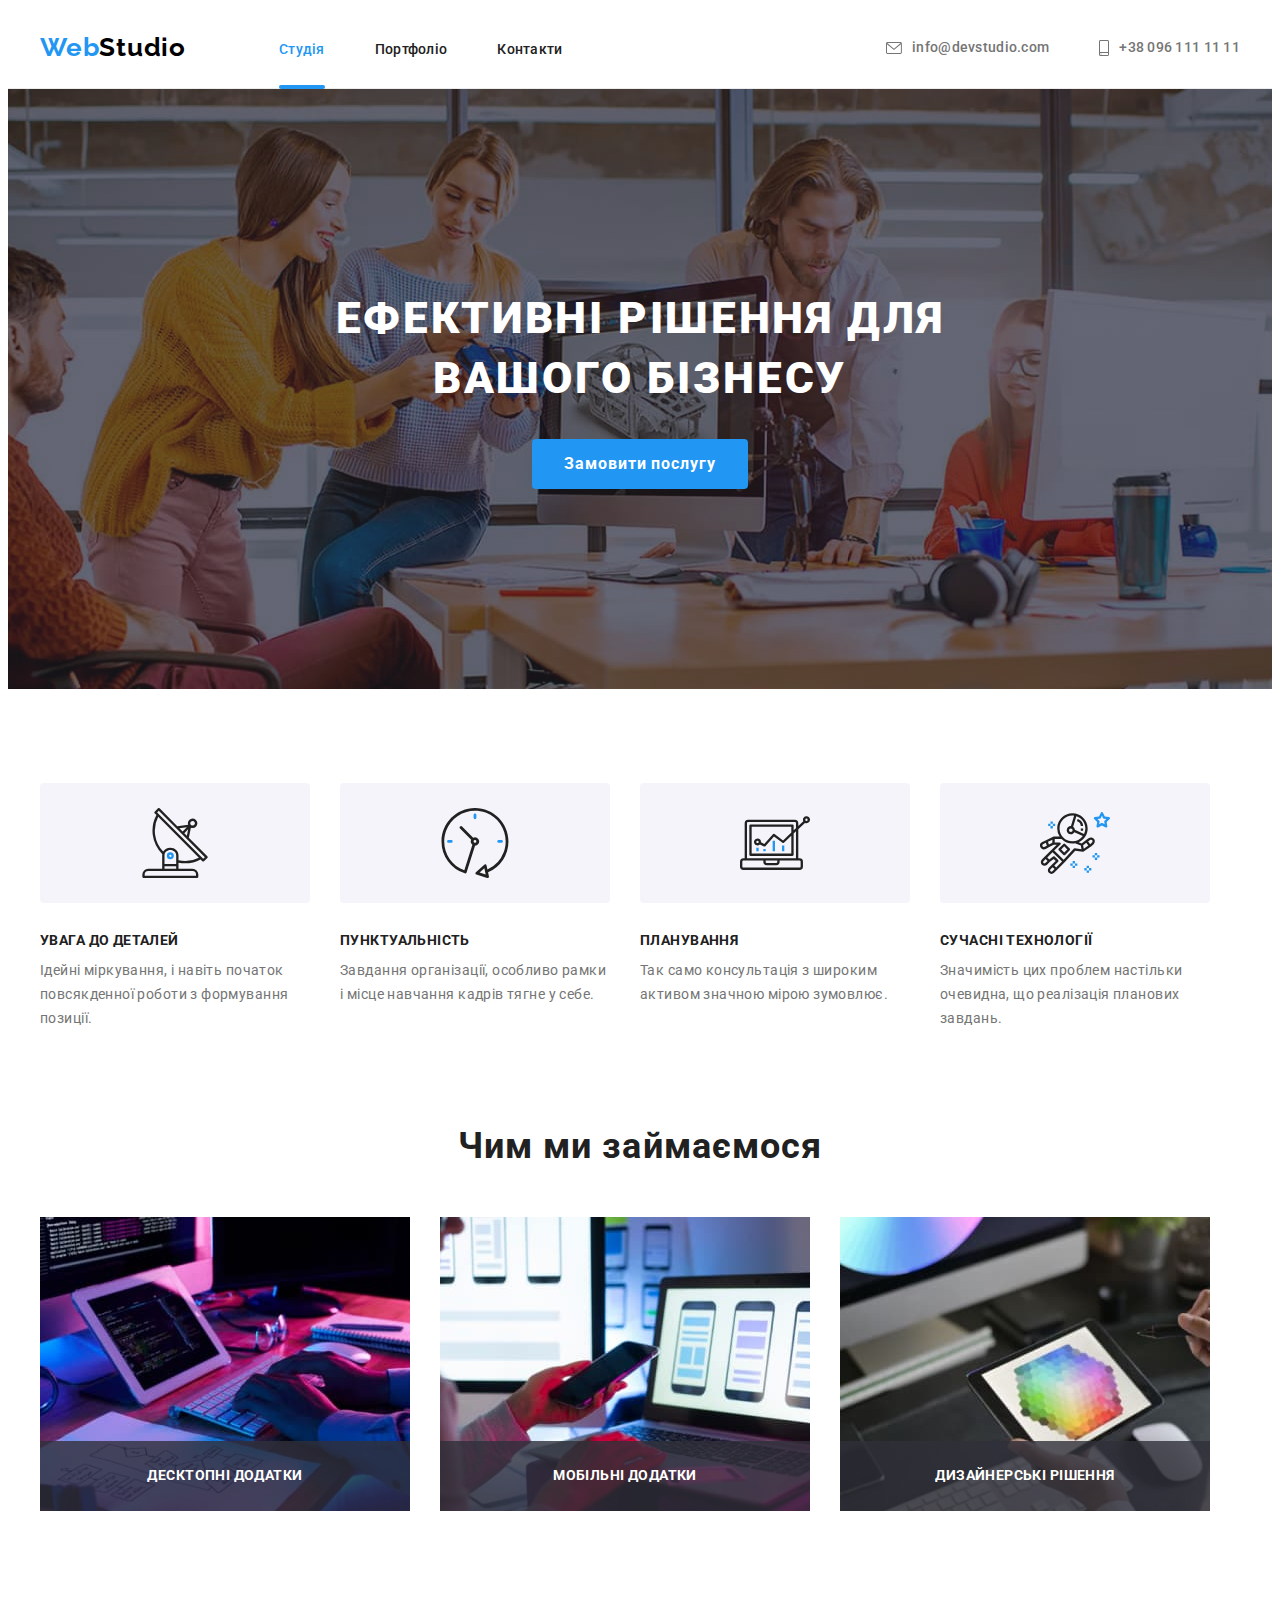
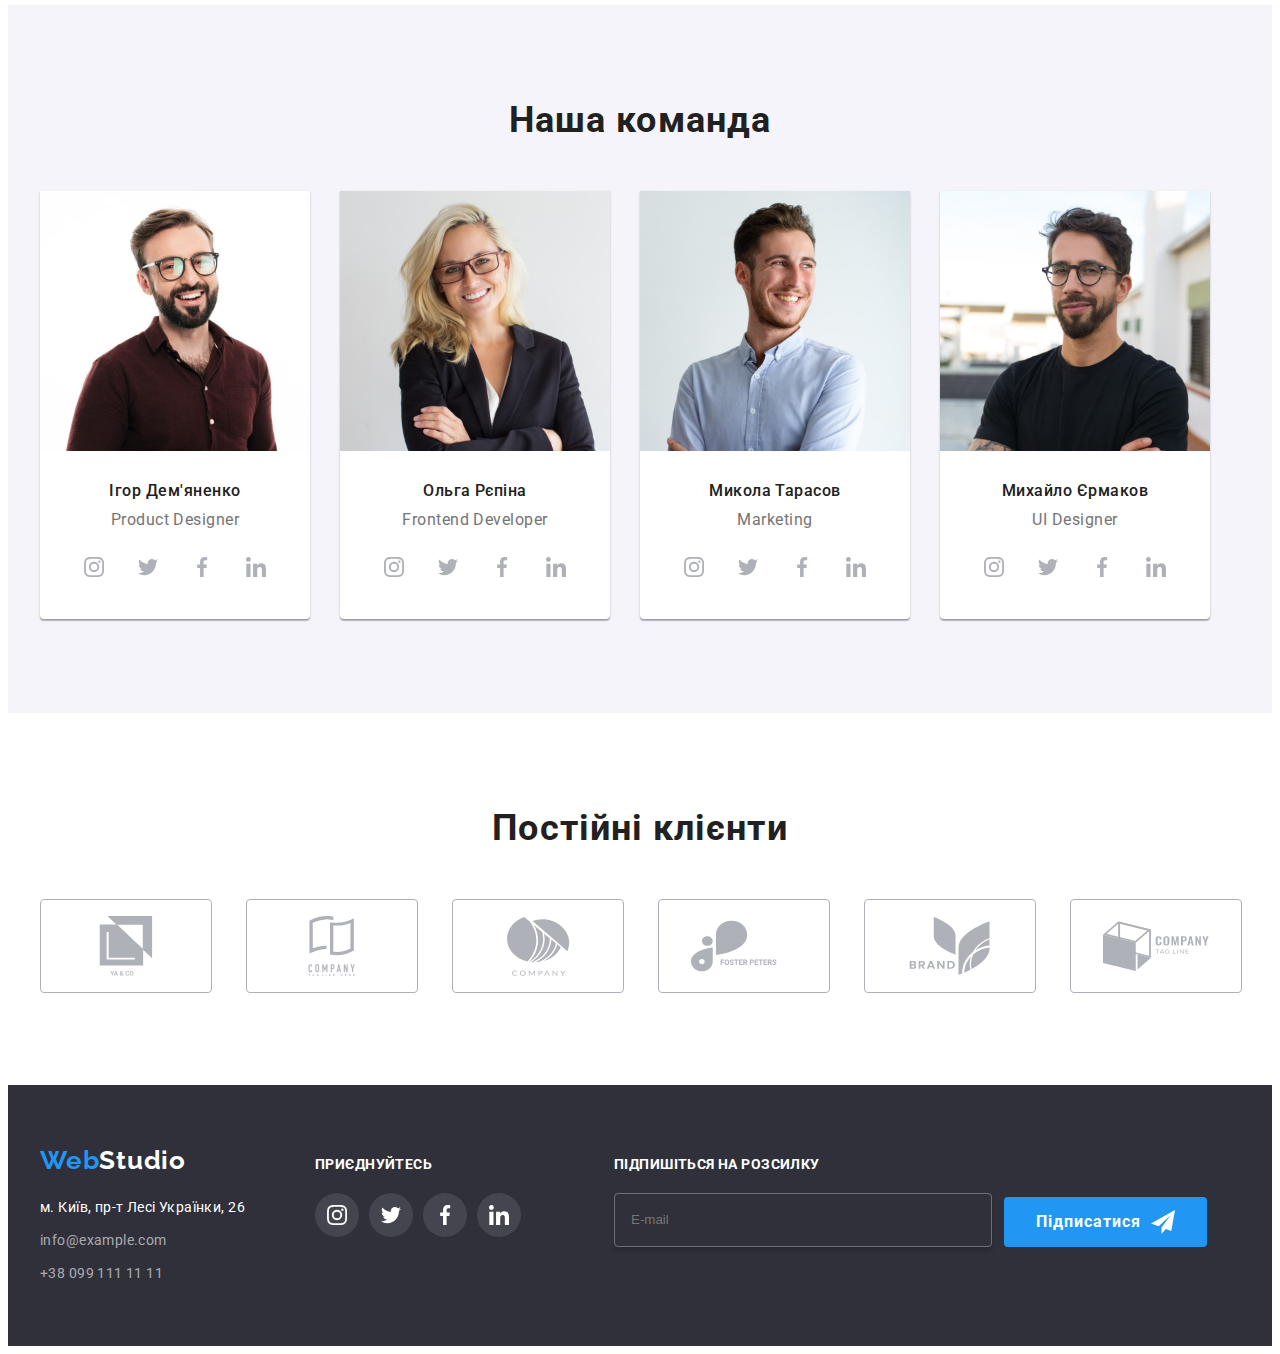
<file: index.html>
<!DOCTYPE html>
<html lang="uk">
  <head>
    <meta charset="UTF-8" />
    <meta http-equiv="X-UA-Compatible" content="IE=edge" />
    <meta name="viewport" content="width=device-width, initial-scale=1.0" />
    <title>Студія</title>
    <link rel="preconnect" href="https://fonts.googleapis.com" />
    <link rel="preconnect" href="https://fonts.gstatic.com" crossorigin />
    <link
      href="https://fonts.googleapis.com/css2?family=Raleway:wght@700&family=Roboto:wght@400;500;700;900&display=swap"
      rel="stylesheet"
    />
    <link
      rel="stylesheet"
      href="https://cdnjs.cloudflare.com/ajax/libs/modern-normalize/1.1.0/modern-normalize.min.css"
      integrity="sha512-wpPYUAdjBVSE4KJnH1VR1HeZfpl1ub8YT/NKx4PuQ5NmX2tKuGu6U/JRp5y+Y8XG2tV+wKQpNHVUX03MfMFn9Q=="
      crossorigin="anonymous"
      referrerpolicy="no-referrer"
    />
    <link rel="stylesheet" href="./css/main.min.css" />
  </head>
  <body>
    <!--Шапка сторінки-->
    <header class="page-header">
      <div class="container page-header__container">
        <nav class="navigation">
          <a class="link logo" href="" lang="en">Web<span class="logo__accent">Studio</span></a>
          <ul class="navigation__list">
            <li class="navigation__item">
              <a
                class="link navigation__link navigation__link--current"
                href="./index.html"
                target="_self"
                rel="noreferrer noopener"
                >Студія</a
              >
            </li>
            <li class="navigation__item">
              <a
                class="link navigation__link"
                href="./portfolio.html"
                target="_self"
                rel="noreferrer noopener"
                >Портфоліо</a
              >
            </li>
            <li class="navigation__item"><a class="link navigation__link" href="">Контакти</a></li>
          </ul>
        </nav>
        <ul class="contacts">
          <li class="contacts__item">
            <a class="link contacts__link" href="mailto:info@devstudio.com">
              <svg class="contacts__icon" width="16" height="12">
                <use href="./images/icons.svg#icon-envelope"></use>
              </svg>
              info@devstudio.com
            </a>
          </li>
          <li class="contacts__item">
            <a class="link contacts__link" href="tel:+380961111111">
              <svg class="contacts__icon" width="10" height="16">
                <use href="./images/icons.svg#icon-smartphone"></use>
              </svg>
              +38 096 111 11 11
            </a>
          </li>
        </ul>
      </div>
    </header>
    <!--Унікальний контент сторінки-->
    <main>
      <section class="hero">
        <div class="container">
          <h1 class="hero__title">
            Ефективні рішення для <br />
            вашого бізнесу
          </h1>
          <button class="button" type="button" data-modal-open>Замовити послугу</button>
        </div>
      </section>
      <section class="section">
        <div class="container">
          <h2 class="visually-hidden">Наші принципи</h2>
          <ul class="principle">
            <li class="principle__item">
              <div class="principle__icon-box">
                <svg width="70" height="70">
                  <use href="./images/icons.svg#icon-antenna"></use>
                </svg>
              </div>
              <h3 class="principle__title">Увага до деталей</h3>
              <p class="principle__text">
                Ідейні міркування, і навіть початок повсякденної роботи з формування позиції.
              </p>
            </li>
            <li class="principle__item">
              <div class="principle__icon-box">
                <svg width="70" height="70">
                  <use href="./images/icons.svg#icon-clock"></use>
                </svg>
              </div>
              <h3 class="principle__title">Пунктуальність</h3>
              <p class="principle__text">
                Завдання організації, особливо рамки і місце навчання кадрів тягне у себе.
              </p>
            </li>
            <li class="principle__item">
              <div class="principle__icon-box">
                <svg width="70" height="70">
                  <use href="./images/icons.svg#icon-diagram"></use>
                </svg>
              </div>
              <h3 class="principle__title">Планування</h3>
              <p class="principle__text">
                Так само консультація з широким активом значною мірою зумовлює.
              </p>
            </li>
            <li class="principle__item">
              <div class="principle__icon-box">
                <svg width="70" height="70">
                  <use href="./images/icons.svg#icon-astronaut"></use>
                </svg>
              </div>
              <h3 class="principle__title">Сучасні технології</h3>
              <p class="principle__text">
                Значимість цих проблем настільки очевидна, що реалізація планових завдань.
              </p>
            </li>
          </ul>
        </div>
      </section>
      <section class="section section--nopadding-top">
        <div class="container">
          <h2 class="section__title">Чим ми займаємося</h2>
          <ul class="works">
            <li class="works__item">
              <div class="works__container">
                <img
                  class="works__image"
                  src="./images/img-1.jpg"
                  alt="Комп'ютер"
                  width="370"
                  height="294"
                />
                <p class="works__text">Десктопні додатки</p>
              </div>
            </li>
            <li class="works__item">
              <div class="works__container">
                <img
                  class="works__image"
                  src="./images/img-2.jpg"
                  alt="Смартфон"
                  width="370"
                  height="294"
                />
                <p class="works__text">Мобільні додатки</p>
              </div>
            </li>
            <li class="works__item">
              <div class="works__container">
                <img
                  class="works__image"
                  src="./images/img-3.jpg"
                  alt="Планшет"
                  width="370"
                  height="294"
                />
                <p class="works__text">Дизайнерські рішення</p>
              </div>
            </li>
          </ul>
        </div>
      </section>
      <section class="section section--user-background">
        <div class="container">
          <h2 class="section__title">Наша команда</h2>
          <ul class="team">
            <li class="team__item">
              <img
                class="team__image"
                src="./images/img-4.jpg"
                alt="Фото Ігора"
                width="270"
                height="260"
              />
              <div class="team__container">
                <h3 class="team__title">Ігор Дем'яненко</h3>
                <p class="team__text" lang="en">Product Designer</p>
                <ul class="social-network">
                  <li class="social-network__item">
                    <a class="social-network__link" href="/">
                      <svg width="20" height="20">
                        <use href="./images/icons.svg#icon-instagram"></use>
                      </svg>
                    </a>
                  </li>
                  <li class="social-network__item">
                    <a class="social-network__link" href="/">
                      <svg width="20" height="20">
                        <use href="./images/icons.svg#icon-twitter"></use>
                      </svg>
                    </a>
                  </li>
                  <li class="social-network__item">
                    <a class="social-network__link" href="/">
                      <svg width="20" height="20">
                        <use href="./images/icons.svg#icon-facebook"></use>
                      </svg>
                    </a>
                  </li>
                  <li class="social-network__item">
                    <a class="social-network__link" href="/">
                      <svg width="20" height="20">
                        <use href="./images/icons.svg#icon-linkedin"></use>
                      </svg>
                    </a>
                  </li>
                </ul>
              </div>
            </li>
            <li class="team__item">
              <img
                class="team__image"
                src="./images/img-5.jpg"
                alt="Фото Ольги"
                width="270"
                height="260"
              />
              <div class="team__container">
                <h3 class="team__title">Ольга Рєпіна</h3>
                <p class="team__text" lang="en">Frontend Developer</p>
                <ul class="social-network">
                  <li class="social-network__item">
                    <a class="social-network__link" href="/">
                      <svg width="20" height="20">
                        <use href="./images/icons.svg#icon-instagram"></use>
                      </svg>
                    </a>
                  </li>
                  <li class="social-network__item">
                    <a class="social-network__link" href="/">
                      <svg width="20" height="20">
                        <use href="./images/icons.svg#icon-twitter"></use>
                      </svg>
                    </a>
                  </li>
                  <li class="social-network__item">
                    <a class="social-network__link" href="/">
                      <svg width="20" height="20">
                        <use href="./images/icons.svg#icon-facebook"></use>
                      </svg>
                    </a>
                  </li>
                  <li class="social-network__item">
                    <a class="social-network__link" href="/">
                      <svg width="20" height="20">
                        <use href="./images/icons.svg#icon-linkedin"></use>
                      </svg>
                    </a>
                  </li>
                </ul>
              </div>
            </li>
            <li class="team__item">
              <img
                class="team__image"
                src="./images/img-6.jpg"
                alt="Фото Миколи"
                width="270"
                height="260"
              />
              <div class="team__container">
                <h3 class="team__title">Микола Тарасов</h3>
                <p class="team__text" lang="en">Marketing</p>
                <ul class="social-network">
                  <li class="social-network__item">
                    <a class="social-network__link" href="/">
                      <svg width="20" height="20">
                        <use href="./images/icons.svg#icon-instagram"></use>
                      </svg>
                    </a>
                  </li>
                  <li class="social-network__item">
                    <a class="social-network__link" href="/">
                      <svg width="20" height="20">
                        <use href="./images/icons.svg#icon-twitter"></use>
                      </svg>
                    </a>
                  </li>
                  <li class="social-network__item">
                    <a class="social-network__link" href="/">
                      <svg width="20" height="20">
                        <use href="./images/icons.svg#icon-facebook"></use>
                      </svg>
                    </a>
                  </li>
                  <li class="social-network__item">
                    <a class="social-network__link" href="/">
                      <svg width="20" height="20">
                        <use href="./images/icons.svg#icon-linkedin"></use>
                      </svg>
                    </a>
                  </li>
                </ul>
              </div>
            </li>
            <li class="team__item">
              <img
                class="team__image"
                src="./images/img-7.jpg"
                alt="Фото Михайла"
                width="270"
                height="260"
              />
              <div class="team__container">
                <h3 class="team__title">Михайло Єрмаков</h3>
                <p class="team__text" lang="en">UI Designer</p>
                <ul class="social-network">
                  <li class="social-network__item">
                    <a class="social-network__link" href="/">
                      <svg width="20" height="20">
                        <use href="./images/icons.svg#icon-instagram"></use>
                      </svg>
                    </a>
                  </li>
                  <li class="social-network__item">
                    <a class="social-network__link" href="/">
                      <svg width="20" height="20">
                        <use href="./images/icons.svg#icon-twitter"></use>
                      </svg>
                    </a>
                  </li>
                  <li class="social-network__item">
                    <a class="social-network__link" href="/">
                      <svg width="20" height="20">
                        <use href="./images/icons.svg#icon-facebook"></use>
                      </svg>
                    </a>
                  </li>
                  <li class="social-network__item">
                    <a class="social-network__link" href="/">
                      <svg width="20" height="20">
                        <use href="./images/icons.svg#icon-linkedin"></use>
                      </svg>
                    </a>
                  </li>
                </ul>
              </div>
            </li>
          </ul>
        </div>
      </section>
      <section class="section">
        <div class="container">
          <h2 class="section__title">Постійні клієнти</h2>
          <ul class="clients">
            <li class="clients__item">
              <a class="clients__link" href="">
                <svg class="clients__icon" width="106" height="60">
                  <use href="./images/icons.svg#icon-company-1"></use>
                </svg>
              </a>
            </li>
            <li class="clients__item">
              <a class="clients__link" href="">
                <svg class="clients__icon" width="106" height="60">
                  <use href="./images/icons.svg#icon-company-2"></use>
                </svg>
              </a>
            </li>
            <li class="clients__item">
              <a class="clients__link" href="">
                <svg class="clients__icon" width="106" height="60">
                  <use href="./images/icons.svg#icon-company-3"></use>
                </svg>
              </a>
            </li>
            <li class="clients__item">
              <a class="clients__link" href="">
                <svg class="clients__icon" width="106" height="60">
                  <use href="./images/icons.svg#icon-company-4"></use>
                </svg>
              </a>
            </li>
            <li class="clients__item">
              <a class="clients__link" href="">
                <svg class="clients__icon" width="106" height="60">
                  <use href="./images/icons.svg#icon-company-5"></use>
                </svg>
              </a>
            </li>
            <li class="clients__item">
              <a class="clients__link" href="">
                <svg class="clients__icon" width="106" height="60">
                  <use href="./images/icons.svg#icon-company-6"></use>
                </svg>
              </a>
            </li>
          </ul>
        </div>
      </section>
    </main>
    <!--Підвал сторінки-->
    <footer class="page-footer">
      <div class="container page-footer__container">
        <div>
          <a class="link logo logo__footer" href="" lang="en"
            >Web<span class="logo__inverce">Studio</span></a
          >
          <address class="address">
            <ul class="address__list">
              <li class="address__item">
                <a
                  class="link address__map"
                  href="https://goo.gl/maps/VhvaKsg6vNZzqWM96"
                  target="_blank"
                  rel="noreferrer noopener"
                >
                  м. Київ, пр-т Лесі Українки, 26
                </a>
              </li>
              <li class="address__item">
                <a class="link address__link" href="mailto:info@example.com"
                  >info@example.com</a
                >
              </li>
              <li class="address__item">
                <a class="link address__link" href="tel:+380991111111">+38 099 111 11 11</a>
              </li>
            </ul>
          </address>
        </div>
        <div class="join">
          <p class="join__text">Приєднуйтесь</p>
          <ul class="social-network">
            <li class="social-network__item">
              <a class="social-network__link social-network__link--colorChange" href="/">
                <svg class="join__icon" width="20" height="20">
                  <use href="./images/icons.svg#icon-instagram"></use>
                </svg>
              </a>
            </li>
            <li class="social-network__item">
              <a class="social-network__link social-network__link--colorChange" href="/">
                <svg class="join__icon" width="20" height="20">
                  <use href="./images/icons.svg#icon-twitter"></use>
                </svg>
              </a>
            </li>
            <li class="social-network__item">
              <a class="social-network__link social-network__link--colorChange" href="/">
                <svg class="join__icon" width="20" height="20">
                  <use href="./images/icons.svg#icon-facebook"></use>
                </svg>
              </a>
            </li>
            <li class="social-network__item">
              <a class="social-network__link social-network__link--colorChange" href="/">
                <svg class="join__icon" width="20" height="20">
                  <use href="./images/icons.svg#icon-linkedin"></use>
                </svg>
              </a>
            </li>
          </ul>
        </div>
        <form class="subscribe">
          <label class="subscribe__field">
            <span class="subscribe__title">Підпишіться на розсилку</span>
            <input type="email" class="subscribe__input" name="email" placeholder="E-mail" />
          </label>
          <button type="submit" class="button">
            Підписатися
            <svg class="subscribe__icon" width="24" height="24">
              <use href="./images/icons.svg#icon-send"></use>
            </svg>
          </button>
        </form>
      </div>
    </footer>
    <div class="backdrop is-hidden" data-modal>
      <form class="modal">
        <p class="modal__title">Залиште свої дані, ми вам передзвонимо</p>
        <label class="modal__field">
          <span class="modal__lable">Ім'я</span>
          <input type="text" class="modal__input" name="name" placeholder=" " />
          <svg class="modal__icon" width="18" height="18">
            <use href="./images/icons.svg#icon-person"></use>
          </svg>
        </label>
        <label class="modal__field">
          <span class="modal__lable">Телефон</span>
          <input type="tel" class="modal__input" name="phone" placeholder=" " />
          <svg class="modal__icon" width="18" height="18">
            <use href="./images/icons.svg#icon-phone"></use>
          </svg>
        </label>
        <label class="modal__field">
          <span class="modal__lable">Пошта</span>
          <input type="email" class="modal__input" name="email" placeholder=" " />
          <svg class="modal__icon" width="18" height="18">
            <use href="./images/icons.svg#icon-email"></use>
          </svg>
        </label>
        <label class="modal__textarea-field">
          <textarea class="modal__textarea" name="comment" placeholder="Введіть текст"></textarea>
          <span class="modal__textarea-title">Коментар</span>
        </label>
        <div class="modal__checkbox">
          <input
            type="checkbox"
            name="accept"
            value="accept"
            id="checkbox"
            class="modal__checkbox-input visually-hidden"
          />
          <label for="checkbox" class="modal__checkbox-lable">
            <span class="modal__checkbox-icon">
              <svg class="modal__icon-check" width="16" height="15">
                <use href="./images/icons.svg#icon-check"></use>
              </svg>
            </span>
            Погоджуюся з розсилкою та приймаю &thinsp;
            <a href="/">Умови договору</a>
          </label>
        </div>
        <button class="button" type="submit">Відправити</button>
        <button class="button-close" type="button" data-modal-close>
          <svg width="11" height="11">
            <use href="./images/icons.svg#icon-close"></use>
          </svg>
        </button>
      </form>
    </div>
    <script src="./js/modal.js"></script>
  </body>
</html>
</file>
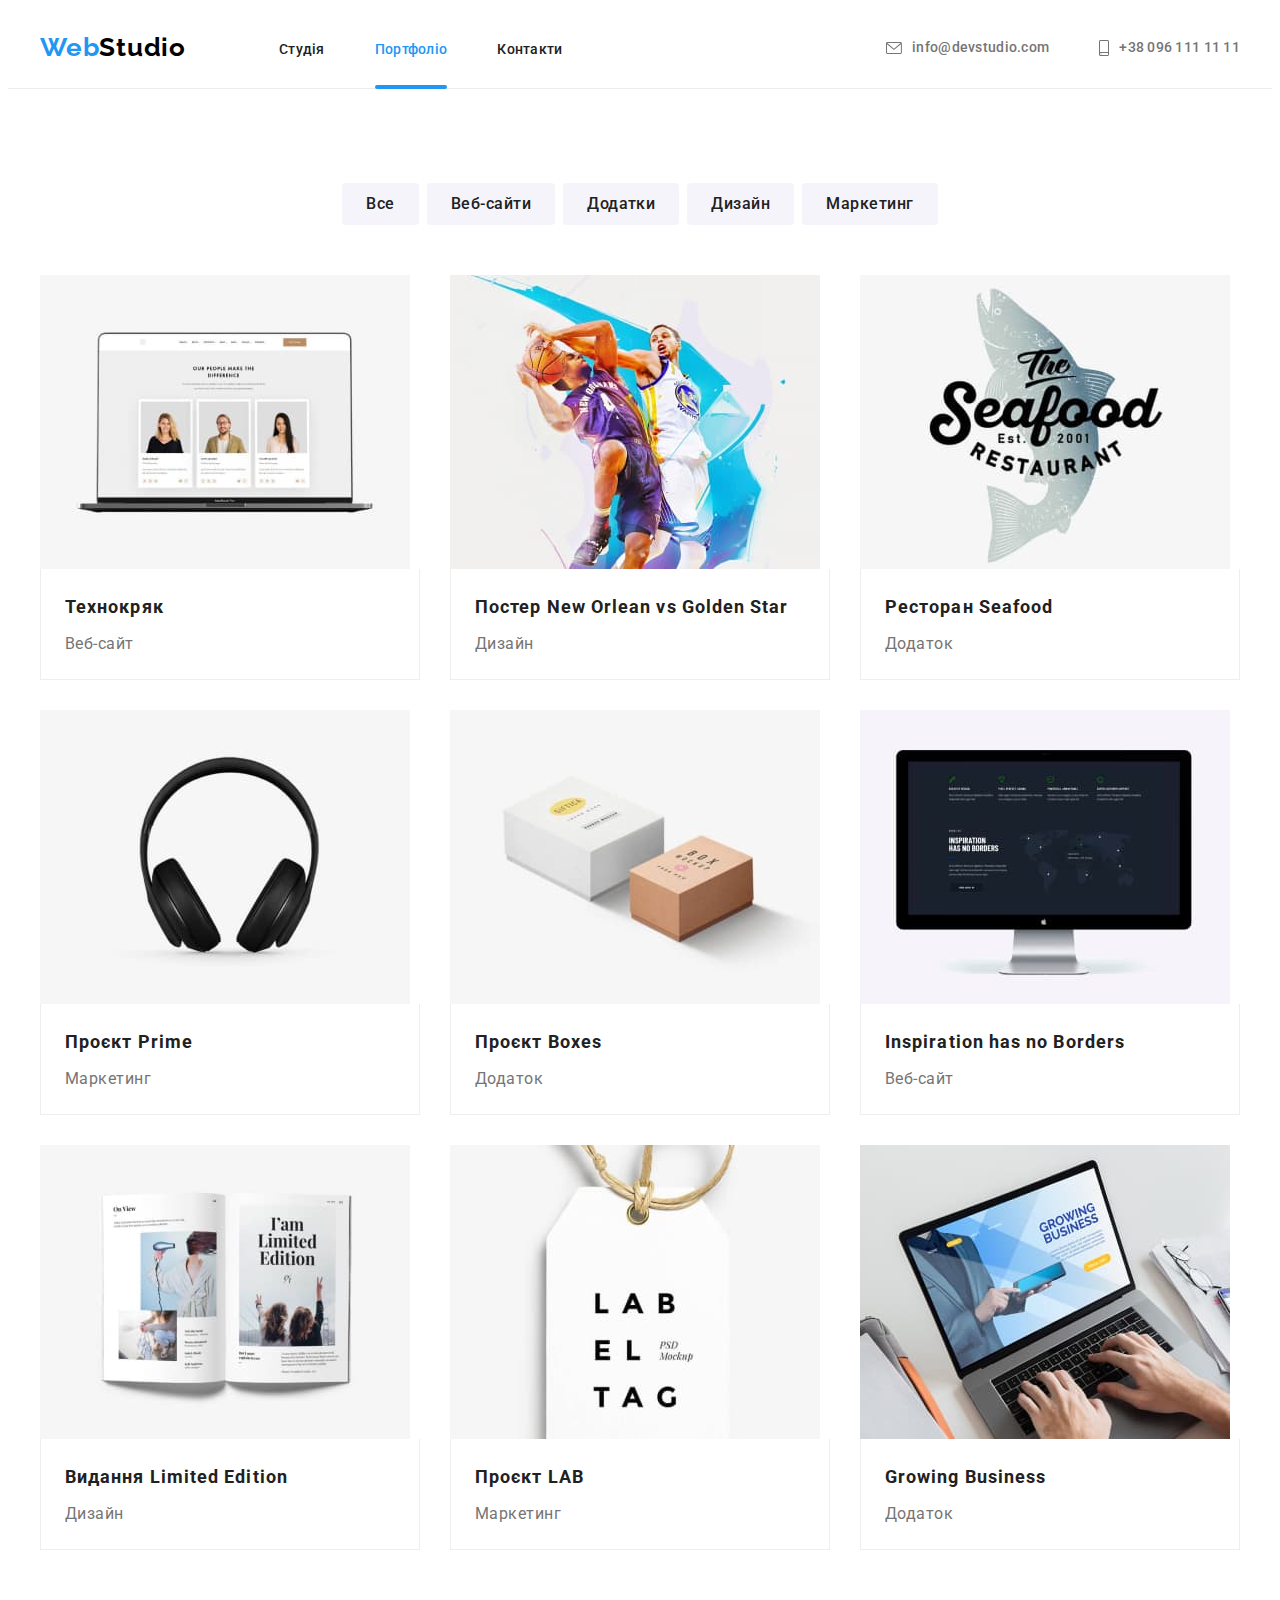
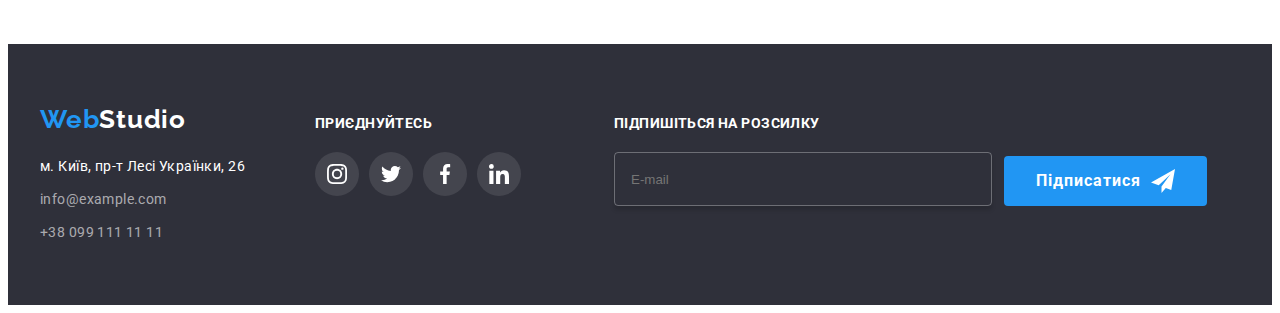
<file: portfolio.html>
<!DOCTYPE html>
<html lang="uk">
  <head>
    <meta charset="UTF-8" />
    <meta http-equiv="X-UA-Compatible" content="IE=edge" />
    <meta name="viewport" content="width=device-width, initial-scale=1.0" />
    <title>Портфоліо</title>
    <link rel="preconnect" href="https://fonts.googleapis.com" />
    <link rel="preconnect" href="https://fonts.gstatic.com" crossorigin />
    <link
      href="https://fonts.googleapis.com/css2?family=Raleway:wght@700&family=Roboto:wght@400;500;700;900&display=swap"
      rel="stylesheet"
    />
    <link
      rel="stylesheet"
      href="https://cdnjs.cloudflare.com/ajax/libs/modern-normalize/1.1.0/modern-normalize.min.css"
      integrity="sha512-wpPYUAdjBVSE4KJnH1VR1HeZfpl1ub8YT/NKx4PuQ5NmX2tKuGu6U/JRp5y+Y8XG2tV+wKQpNHVUX03MfMFn9Q=="
      crossorigin="anonymous"
      referrerpolicy="no-referrer"
    />
    <link rel="stylesheet" href="./css/main.min.css" />
  </head>
  <body>
    <!--Шапка сторінки-->
    <header class="page-header">
      <div class="container page-header__container">
        <nav class="navigation">
          <a class="link logo" href="" lang="en">Web<span class="logo__accent">Studio</span></a>
          <ul class="navigation__list">
            <li class="navigation__item">
              <a class="link navigation__link" href="./index.html" target="_self" rel="noreferrer noopener"
                >Студія</a
              >
            </li>
            <li class="navigation__item">
              <a
                class="link navigation__link navigation__link--current"
                href="./portfolio.html"
                target="_self"
                rel="noreferrer noopener"
                >Портфоліо</a
              >
            </li>
            <li class="navigation__item"><a class="link navigation__link" href="">Контакти</a></li>
          </ul>
        </nav>
        <ul class="contacts">
          <li class="contacts__item">
            <a class="link contacts__link" href="mailto:info@devstudio.com">
              <svg class="contacts__icon" width="16" height="12">
                <use href="./images/icons.svg#icon-envelope"></use>
              </svg>
              info@devstudio.com
            </a>
          </li>
          <li class="contacts__item">
            <a class="link contacts__link" href="tel:+380961111111">
              <svg class="contacts__icon" width="10" height="16">
                <use href="./images/icons.svg#icon-smartphone"></use>
              </svg>
              +38 096 111 11 11
            </a>
          </li>
        </ul>
      </div>
    </header>
    <!--Унікальний контент сторінки-->
    <main>
      <section class="section">
        <div class="container">
          <h1 class="visually-hidden">Портфоліо</h1>
          <ul class="filter">
            <li class="filter__item">
              <button class="filter__button" type="button">Все</button>
            </li>
            <li class="filter__item">
              <button class="filter__button" type="button">Веб-сайти</button>
            </li>
            <li class="filter__item">
              <button class="filter__button" type="button">Додатки</button>
            </li>
            <li class="filter__item">
              <button class="filter__button" type="button">Дизайн</button>
            </li>
            <li class="filter__item">
              <button class="filter__button" type="button">Маркетинг</button>
            </li>
          </ul>
          <ul class="portfolio">
            <li class="portfolio__item">
              <a class="link portfolio__link" href="">
                <div class="portfolio__overlay-container">
                  <img
                    src="./images/portfolio-img-1.jpg"
                    alt="Фото веб-сайта"
                    width="370"
                    height="294"
                  />
                  <div class="portfolio__overlay">
                    <p class="portfolio__overlay-text">
                      Ресурс пропонує комплексні пропозиції з різним рівнем функціоналу та сервісів.
                      Все це дозволить відвідувачу отримати вичерпні відомості про компанію чи
                      приватну особу.
                    </p>
                  </div>
                </div>
                <div class="portfolio__container">
                  <h2 class="portfolio__title">Технокряк</h2>
                  <p class="portfolio__text">Веб-сайт</p>
                </div>
              </a>
            </li>
            <li class="portfolio__item">
              <a class="link portfolio__link" href="">
                <div class="portfolio__overlay-container">
                  <img
                    src="./images/portfolio-img-2.jpg"
                    alt="Фото постера"
                    width="370"
                    height="294"
                  />
                  <div class="portfolio__overlay">
                    <p class="portfolio__overlay-text">
                      Ресурс пропонує комплексні пропозиції з різним рівнем функціоналу та сервісів.
                      Все це дозволить відвідувачу отримати вичерпні відомості про компанію чи
                      приватну особу.
                    </p>
                  </div>
                </div>
                <div class="portfolio__container">
                  <h2 class="portfolio__title">
                    Постер <span lang="en">New Orlean vs Golden Star</span>
                  </h2>
                  <p class="portfolio__text">Дизайн</p>
                </div>
              </a>
            </li>
            <li class="portfolio__item">
              <a class="link portfolio__link" href="">
                <div class="portfolio__overlay-container">
                  <img
                    src="./images/portfolio-img-3.jpg"
                    alt="Емблема додатку ресторану"
                    width="370"
                    height="294"
                  />
                  <div class="portfolio__overlay">
                    <p class="portfolio__overlay-text">
                      Ресурс пропонує комплексні пропозиції з різним рівнем функціоналу та сервісів.
                      Все це дозволить відвідувачу отримати вичерпні відомості про компанію чи
                      приватну особу.
                    </p>
                  </div>
                </div>
                <div class="portfolio__container">
                  <h2 class="portfolio__title">Ресторан <span lang="en">Seafood</span></h2>
                  <p class="portfolio__text">Додаток</p>
                </div>
              </a>
            </li>
            <li class="portfolio__item">
              <a class="link portfolio__link" href="">
                <div class="portfolio__overlay-container">
                  <img
                    src="./images/portfolio-img-4.jpg"
                    alt="Навушники"
                    width="370"
                    height="294"
                  />
                  <div class="portfolio__overlay">
                    <p class="portfolio__overlay-text">
                      Ресурс пропонує комплексні пропозиції з різним рівнем функціоналу та сервісів.
                      Все це дозволить відвідувачу отримати вичерпні відомості про компанію чи
                      приватну особу.
                    </p>
                  </div>
                </div>
                <div class="portfolio__container">
                  <h2 class="portfolio__title">Проєкт <span lang="en">Prime</span></h2>
                  <p class="portfolio__text">Маркетинг</p>
                </div>
              </a>
            </li>
            <li class="portfolio__item">
              <a class="link portfolio__link" href="">
                <div class="portfolio__overlay-container">
                  <img
                    src="./images/portfolio-img-5.jpg"
                    alt="Емблема додатку проєкта"
                    width="370"
                    height="294"
                  />
                  <div class="portfolio__overlay">
                    <p class="portfolio__overlay-text">
                      Ресурс пропонує комплексні пропозиції з різним рівнем функціоналу та сервісів.
                      Все це дозволить відвідувачу отримати вичерпні відомості про компанію чи
                      приватну особу.
                    </p>
                  </div>
                </div>
                <div class="portfolio__container">
                  <h2 class="portfolio__title">Проєкт <span lang="en">Boxes</span></h2>
                  <p class="portfolio__text">Додаток</p>
                </div>
              </a>
            </li>
            <li class="portfolio__item">
              <a class="link portfolio__link" href="">
                <div class="portfolio__overlay-container">
                  <img
                    src="./images/portfolio-img-6.jpg"
                    alt="Знімок веб-сайта"
                    width="370"
                    height="294"
                  />
                  <div class="portfolio__overlay">
                    <p class="portfolio__overlay-text">
                      Ресурс пропонує комплексні пропозиції з різним рівнем функціоналу та сервісів.
                      Все це дозволить відвідувачу отримати вичерпні відомості про компанію чи
                      приватну особу.
                    </p>
                  </div>
                </div>
                <div class="portfolio__container">
                  <h2 class="portfolio__title" lang="en">Inspiration has no Borders</h2>
                  <p class="portfolio__text">Веб-сайт</p>
                </div>
              </a>
            </li>
            <li class="portfolio__item">
              <a class="link portfolio__link" href="">
                <div class="portfolio__overlay-container">
                  <img
                    src="./images/portfolio-img-7.jpg"
                    alt="Сторінка видання"
                    width="370"
                    height="294"
                  />
                  <div class="portfolio__overlay">
                    <p class="portfolio__overlay-text">
                      Ресурс пропонує комплексні пропозиції з різним рівнем функціоналу та сервісів.
                      Все це дозволить відвідувачу отримати вичерпні відомості про компанію чи
                      приватну особу.
                    </p>
                  </div>
                </div>
                <div class="portfolio__container">
                  <h2 class="portfolio__title">Видання <span lang="en">Limited Edition</span></h2>
                  <p class="portfolio__text">Дизайн</p>
                </div>
              </a>
            </li>
            <li class="portfolio__item">
              <a class="link portfolio__link" href="">
                <div class="portfolio__overlay-container">
                  <img
                    src="./images/portfolio-img-8.jpg"
                    alt="Емблема проєкта"
                    width="370"
                    height="294"
                  />
                  <div class="portfolio__overlay">
                    <p class="portfolio__overlay-text">
                      Ресурс пропонує комплексні пропозиції з різним рівнем функціоналу та сервісів.
                      Все це дозволить відвідувачу отримати вичерпні відомості про компанію чи
                      приватну особу.
                    </p>
                  </div>
                </div>
                <div class="portfolio__container">
                  <h2 class="portfolio__title">Проєкт <span lang="en">LAB</span></h2>
                  <p class="portfolio__text">Маркетинг</p>
                </div>
              </a>
            </li>
            <li class="portfolio__item">
              <a class="link portfolio__link" href="">
                <div class="portfolio__overlay-container">
                  <img
                    src="./images/portfolio-img-9.jpg"
                    alt="Фото додатку на комп'ютері"
                    width="370"
                    height="294"
                  />
                  <div class="portfolio__overlay">
                    <p class="portfolio__overlay-text">
                      Ресурс пропонує комплексні пропозиції з різним рівнем функціоналу та сервісів.
                      Все це дозволить відвідувачу отримати вичерпні відомості про компанію чи
                      приватну особу.
                    </p>
                  </div>
                </div>
                <div class="portfolio__container">
                  <h2 class="portfolio__title" lang="en">Growing Business</h2>
                  <p class="portfolio__text">Додаток</p>
                </div>
              </a>
            </li>
          </ul>
        </div>
      </section>
    </main>
    <!--Підвал сторінки-->
    <footer class="page-footer">
      <div class="container page-footer__container">
        <div>
          <a class="link logo logo__footer" href="" lang="en"
            >Web<span class="logo__inverce">Studio</span></a
          >
          <address class="address">
            <ul class="address__list">
              <li class="address__item">
                <a
                  class="link address__map"
                  href="https://goo.gl/maps/VhvaKsg6vNZzqWM96"
                  target="_blank"
                  rel="noreferrer noopener"
                >
                  м. Київ, пр-т Лесі Українки, 26
                </a>
              </li>
              <li class="address__item">
                <a class="link address__link" href="mailto:info@example.com"
                  >info@example.com</a
                >
              </li>
              <li class="address__item">
                <a class="link address__link" href="tel:+380991111111">+38 099 111 11 11</a>
              </li>
            </ul>
          </address>
        </div>
        <div class="join">
          <p class="join__text">Приєднуйтесь</p>
          <ul class="social-network">
            <li class="social-network__item">
              <a class="social-network__link social-network__link--colorChange" href="/">
                <svg class="join__icon" width="20" height="20">
                  <use href="./images/icons.svg#icon-instagram"></use>
                </svg>
              </a>
            </li>
            <li class="social-network__item">
              <a class="social-network__link social-network__link--colorChange" href="/">
                <svg class="join__icon" width="20" height="20">
                  <use href="./images/icons.svg#icon-twitter"></use>
                </svg>
              </a>
            </li>
            <li class="social-network__item">
              <a class="social-network__link social-network__link--colorChange" href="/">
                <svg class="join__icon" width="20" height="20">
                  <use href="./images/icons.svg#icon-facebook"></use>
                </svg>
              </a>
            </li>
            <li class="social-network__item">
              <a class="social-network__link social-network__link--colorChange" href="/">
                <svg class="join__icon" width="20" height="20">
                  <use href="./images/icons.svg#icon-linkedin"></use>
                </svg>
              </a>
            </li>
          </ul>
        </div>
        <form class="subscribe">
          <label class="subscribe__field">
            <span class="subscribe__title">Підпишіться на розсилку</span>
            <input type="email" class="subscribe__input" name="email" placeholder="E-mail" />
          </label>
          <button type="submit" class="button">
            Підписатися
            <svg class="subscribe__icon" width="24" height="24">
              <use href="./images/icons.svg#icon-send"></use>
            </svg>
          </button>
        </form>
      </div>
    </footer>
  </body>
</html>
</file>
<file: css/main.min.css>
:root{--accent-color: #2196F3;--primary-color: #212121;--secondary-color: #757575;--tertiary-color: #FFFFFF;--primary-font: "Roboto", sans-serif;--secondary-font: "Raleway", sans-serif}body{font-family:var(--primary-font);color:var(--primary-color)}h1,h2,h3,p{margin:0}ul{margin:0;padding:0;list-style:none}img{display:block;max-width:100%;height:auto}.visually-hidden{position:absolute;white-space:nowrap;width:1px;height:1px;overflow:hidden;border:0;padding:0;clip:rect(0 0 0 0);clip-path:inset(50%);margin:-1px}.container{width:1200px;margin:0 auto;padding:0 15px}.section{padding-top:94px;padding-bottom:94px}.section__title{margin-bottom:50px;font-weight:700;font-size:36px;line-height:1.17;text-align:center;letter-spacing:.03em;color:var(--primary-color)}.section--nopadding-top{padding-top:0}.section--user-background{background-color:#f5f4fa}.link{text-decoration:none}.link:hover,.link:focus{color:var(--accent-color)}.button{display:inline-flex;align-items:center;justify-content:center;min-width:200px;padding:10px 32px;border:rgba(0,0,0,0);border-radius:4px;cursor:pointer;font-family:inherit;font-weight:700;font-size:16px;line-height:1.88;letter-spacing:.06em;text-align:center;color:var(--tertiary-color);background-color:var(--accent-color);transition:background-color 250ms cubic-bezier(0.4, 0, 0.2, 1)}.button:hover,.button:focus{color:var(--tertiary-color);background-color:var(--accent-color)}.button-close{display:flex;justify-content:center;align-items:center;position:absolute;padding:0;top:8px;right:8px;width:30px;height:30px;background-color:rgba(0,0,0,0);border:1px solid rgba(0,0,0,.1);border-radius:50%;cursor:pointer;transition:fill 250ms cubic-bezier(0.4, 0, 0.2, 1)}.button-close:hover,.button-close:focus{fill:var(--accent-color)}.logo{margin-right:93px;padding-top:24px;padding-bottom:25px;font-family:var(--secondary-font);font-weight:700;font-size:26px;line-height:1.19;letter-spacing:.03em;color:var(--accent-color)}.logo__accent{color:#000}.logo__footer{margin-right:0;padding:0}.logo__inverce{color:var(--tertiary-color)}.navigation{display:flex;align-items:center}.navigation__list{display:flex;align-items:center}.navigation__item:not(:last-child){margin-right:50px}.navigation__link{position:relative;padding-top:32px;padding-bottom:32px;font-weight:500;font-size:14px;line-height:1.14;letter-spacing:.02em;color:var(--primary-color);transition:color 250ms cubic-bezier(0.4, 0, 0.2, 1)}.navigation__link:hover,.navigation__link:focus{color:var(--accent-color)}.navigation__link::after{content:"";display:block;position:absolute;width:100%;height:4px;left:0;bottom:0;background-color:var(--accent-color);border-radius:2px;transform:scale(0);transition:transform 250ms cubic-bezier(0.4, 0, 0.2, 1)}.navigation__link:hover::after,.navigation__link:focus::after{transform:scale(1)}.navigation__link--current{color:var(--accent-color)}.navigation__link--current::after{transform:scale(1)}.contacts{display:flex;align-items:center;padding-top:32px;padding-bottom:32px}.contacts__item:not(:last-child){margin-right:50px;margin-left:auto}.contacts__link{display:flex;align-items:center;font-weight:500;font-size:14px;line-height:1.14;letter-spacing:.02em;color:var(--secondary-color);transition:color 250ms cubic-bezier(0.4, 0, 0.2, 1)}.contacts__link:hover,.contacts__link:focus{color:var(--accent-color)}.contacts__icon{margin-right:10px;fill:currentColor}.page-header{border-bottom:1px solid #ececec}.page-header__container{display:flex;align-items:center;justify-content:space-between}.hero{max-width:1600px;padding:200px 0;margin-left:auto;margin-right:auto;text-align:center;background-image:linear-gradient(rgba(47, 48, 58, 0.4), rgba(47, 48, 58, 0.4)),url("../images/hero-img.jpg");background-repeat:no-repeat;background-size:cover;background-position:center;background-color:#c4c4c4}.hero__title{width:696px;margin-left:auto;margin-right:auto;margin-bottom:30px;font-weight:900;font-size:44px;line-height:1.36;letter-spacing:.06em;text-transform:uppercase;text-align:center;color:var(--tertiary-color)}.filter{display:flex;justify-content:center;margin-bottom:50px}.filter__item:not(:last-child){margin-right:8px}.filter__button{display:inline-block;padding:6px 22px;border-color:rgba(0,0,0,0);border-radius:4px;cursor:pointer;font-family:inherit;font-weight:500;font-size:16px;line-height:1.62;letter-spacing:.03em;text-align:center;color:var(--primary-color);background-color:#f5f4fa;transition:color 250ms cubic-bezier(0.4, 0, 0.2, 1),background-color 250ms cubic-bezier(0.4, 0, 0.2, 1),box-shadow 250ms cubic-bezier(0.4, 0, 0.2, 1)}.filter__button:hover,.filter__button:focus{color:var(--tertiary-color);background-color:var(--accent-color);box-shadow:0px 3px 1px rgba(0,0,0,.1),0px 1px 2px rgba(0,0,0,.08),0px 2px 2px rgba(0,0,0,.12)}.principle{display:flex}.principle__item{width:270px}.principle__item:not(:last-child){margin-right:30px}.principle__icon-box{display:flex;justify-content:center;align-items:center;width:270px;height:120px;margin-bottom:30px;border-radius:4px;background-color:#f5f4fa}.principle__title{margin-bottom:10px;font-weight:700;font-size:14px;line-height:1.14;letter-spacing:.03em;text-transform:uppercase;color:var(--primary-color)}.principle__text{font-size:14px;line-height:1.71;letter-spacing:.03em;color:var(--secondary-color)}.works{display:flex}.works__item:not(:last-child){margin-right:30px}.works__container{position:relative}.works__text{display:flex;justify-content:center;align-items:center;position:absolute;width:100%;height:70px;left:0;bottom:0;font-weight:700;font-size:14px;line-height:1.14;text-align:center;letter-spacing:.03em;text-transform:uppercase;color:var(--tertiary-color);background-color:rgba(47,48,58,.8)}.team{display:flex}.team__item{box-shadow:0px 1px 3px rgba(0,0,0,.12),0px 1px 1px rgba(0,0,0,.14),0px 2px 1px rgba(0,0,0,.2);border-radius:0px 0px 4px 4px;background-color:var(--tertiary-color)}.team__item:not(:last-child){margin-right:30px}.team__container{padding-top:30px;padding-bottom:30px}.team__title{margin-bottom:10px;font-weight:500;font-size:16px;line-height:1.19;text-align:center;letter-spacing:.03em;color:var(--primary-color)}.team__text{margin-bottom:16px;font-size:16px;line-height:1.19;text-align:center;letter-spacing:.03em;color:var(--secondary-color)}.social-network{display:flex;justify-content:center;align-items:center}.social-network__item:not(:last-child){margin-right:10px}.social-network__link{display:flex;justify-content:center;align-items:center;width:44px;height:44px;border-radius:50%;transition:fill 250ms cubic-bezier(0.4, 0, 0.2, 1),background-color 250ms cubic-bezier(0.4, 0, 0.2, 1);fill:#afb1b8}.social-network__link:hover,.social-network__link:focus{fill:var(--tertiary-color);background-color:var(--accent-color)}.social-network__link--colorChange{background-color:rgba(255,255,255,.1)}.clients{display:flex;justify-content:space-between}.clients__item{width:170px;height:92px}.clients__item:not(:last-child){margin-right:30px}.clients__link{display:flex;justify-content:center;align-items:center;width:100%;height:100%;border:1px solid #afb1b8;border-radius:4px;color:#afb1b8;transition:color 250ms cubic-bezier(0.4, 0, 0.2, 1)}.clients__link:hover,.clients__link:focus{color:var(--accent-color);border:1px solid var(--accent-color)}.clients__icon{fill:currentColor}.portfolio{display:flex;flex-wrap:wrap;gap:30px}.portfolio__item{flex-basis:calc((100% - 60px)/3)}.portfolio__link{display:block;transition:box-shadow 250ms cubic-bezier(0.4, 0, 0.2, 1)}.portfolio__link:hover,.portfolio__link:focus{box-shadow:0px 1px 1px rgba(0,0,0,.12),0px 4px 4px rgba(0,0,0,.06),1px 4px 6px rgba(0,0,0,.16)}.portfolio__link:hover .portfolio__overlay,.portfolio__link:focus .portfolio__overlay{transform:translate(0);opacity:1}.portfolio__overlay-container{position:relative;overflow:hidden}.portfolio__overlay{position:absolute;width:100%;height:100%;left:0;top:0;background-color:rgba(33,150,243,.9);transform:translateY(100%);opacity:0;transition:transform 250ms cubic-bezier(0.4, 0, 0.2, 1),opacity 250ms cubic-bezier(0.4, 0, 0.2, 1)}.portfolio__link:hover .portfolio__overlay,.portfolio__link:focus .portfolio__overlay{transform:translate(0);opacity:1}.portfolio__overlay-text{font-size:18px;padding:63px 24px;line-height:1.56;letter-spacing:.03em;color:var(--tertiary-color)}.portfolio__container{padding:20px 24px;border:1px solid #eee;border-top:none}.portfolio__title{margin-bottom:4px;font-weight:700;font-size:18px;line-height:2;letter-spacing:.06em;color:var(--primary-color)}.portfolio__text{font-size:16px;line-height:1.88;letter-spacing:.03em;color:var(--secondary-color)}.page-footer{padding-top:60px;padding-bottom:60px;background-color:#2f303a}.page-footer__container{display:flex;align-items:baseline;flex-grow:1}.address{margin-top:20px;font-style:normal;font-weight:400}.address__item:not(:last-child){margin-bottom:9px}.address__map{font-size:14px;line-height:1.71;letter-spacing:.03em;transition:color 250ms cubic-bezier(0.4, 0, 0.2, 1);color:var(--tertiary-color)}.address__map:hover,.address__map:focus{color:var(--accent-color)}.address__link{font-size:14px;line-height:1.71;letter-spacing:.03em;transition:color 250ms cubic-bezier(0.4, 0, 0.2, 1);color:rgba(255,255,255,.6)}.address__link:hover,.address__link:focus{color:var(--accent-color)}.join{margin-left:70px}.join__text{margin-bottom:20px;font-weight:700;font-size:14px;line-height:1.14;letter-spacing:.03em;text-transform:uppercase;color:var(--tertiary-color)}.join__icon{fill:var(--tertiary-color)}.subscribe{display:flex;align-items:flex-end;margin-left:93px}.subscribe__field{margin-right:12px}.subscribe__input{display:block;padding-left:16px;width:358px;height:50px;border:1px solid rgba(255,255,255,.3);box-shadow:0px 4px 4px rgba(0,0,0,.15);border-radius:4px;background-color:rgba(0,0,0,0)}.subscribe__title{display:block;margin-bottom:20px;font-weight:700;font-size:14px;line-height:1.14;letter-spacing:.03em;text-transform:uppercase;color:var(--tertiary-color)}.subscribe__icon{margin-left:10px}.backdrop{position:fixed;z-index:100;width:100%;height:100%;top:0;left:0;background-color:rgba(0,0,0,.2);transition:opacity 250ms cubic-bezier(0.4, 0, 0.2, 1),visibility 250ms cubic-bezier(0.4, 0, 0.2, 1)}.is-hidden{opacity:0;visibility:hidden;pointer-events:none}.modal{position:absolute;display:flex;flex-direction:column;align-items:center;padding:40px;top:50%;left:50%;width:528px;background-color:var(--tertiary-color);box-shadow:0px 1px 3px rgba(0,0,0,.12),0px 1px 1px rgba(0,0,0,.14),0px 2px 1px rgba(0,0,0,.2);border-radius:4px;transform:translate(-50%, -50%) scale(1);transition:transform 250ms cubic-bezier(0.4, 0, 0.2, 1)}.is-hidden .modal{transform:translate(-50%, -50%) scale(0.85);transition:transform 250ms cubic-bezier(0.4, 0, 0.2, 1),visibility 250ms cubic-bezier(0.4, 0, 0.2, 1)}.modal__field{position:relative;display:flex;flex-direction:column;margin-bottom:10px;width:100%}.modal__title{display:block;margin-bottom:12px;font-weight:700;font-size:20px;line-height:1.15;text-align:center;letter-spacing:.03em;color:var(--primary-color)}.modal__input{width:100%;height:40px;padding-left:42px;border:1px solid rgba(33,33,33,.2);border-radius:4px;transition:border 250ms cubic-bezier(0.4, 0, 0.2, 1)}.modal__input:focus{border:1px solid var(--accent-color);border-radius:4px;outline:none}.modal__input:focus~.modal__icon{fill:var(--accent-color)}.modal__icon{position:absolute;display:block;top:50%;left:14px;transition:fill 250ms cubic-bezier(0.4, 0, 0.2, 1)}.modal__lable{margin-bottom:4px;font-size:12px;line-height:1.17;letter-spacing:.01em;color:var(--secondary-color)}.modal__textarea-field{display:flex;flex-direction:column-reverse;width:100%;margin-bottom:20px}.modal__textarea{resize:none;height:120px;padding:12px 16px;border:1px solid rgba(33,33,33,.2);border-radius:4px;outline:none;transition:border 250ms cubic-bezier(0.4, 0, 0.2, 1)}.modal__textarea:focus{border:1px solid var(--accent-color)}.modal__textarea::placeholder{font-size:12px;line-height:1.17;letter-spacing:.01em;color:rgba(117,117,117,.5)}.modal__textarea-title{display:block;margin-top:0;margin-bottom:4px;font-size:12px;line-height:1.17;letter-spacing:.01em;color:var(--secondary-color)}.modal__checkbox{display:flex;justify-content:center;align-items:center;margin-bottom:30px}.modal__checkbox-lable{display:flex;font-size:14px;line-height:1.71;letter-spacing:.03em;color:var(--secondary-color)}.modal__checkbox-icon{display:flex;align-items:center;margin-right:7px}.modal__icon-check{fill:currentColor;border:1px solid var(--primary-color);border-radius:4px}.modal__checkbox-input:checked+label .modal__icon-check{background-color:var(--accent-color);border:rgba(0,0,0,0)}.modal__checkbox-input:focus+label .modal__icon-check{outline:rgba(0,0,0,0)}/*# sourceMappingURL=main.min.css.map */
</file>
